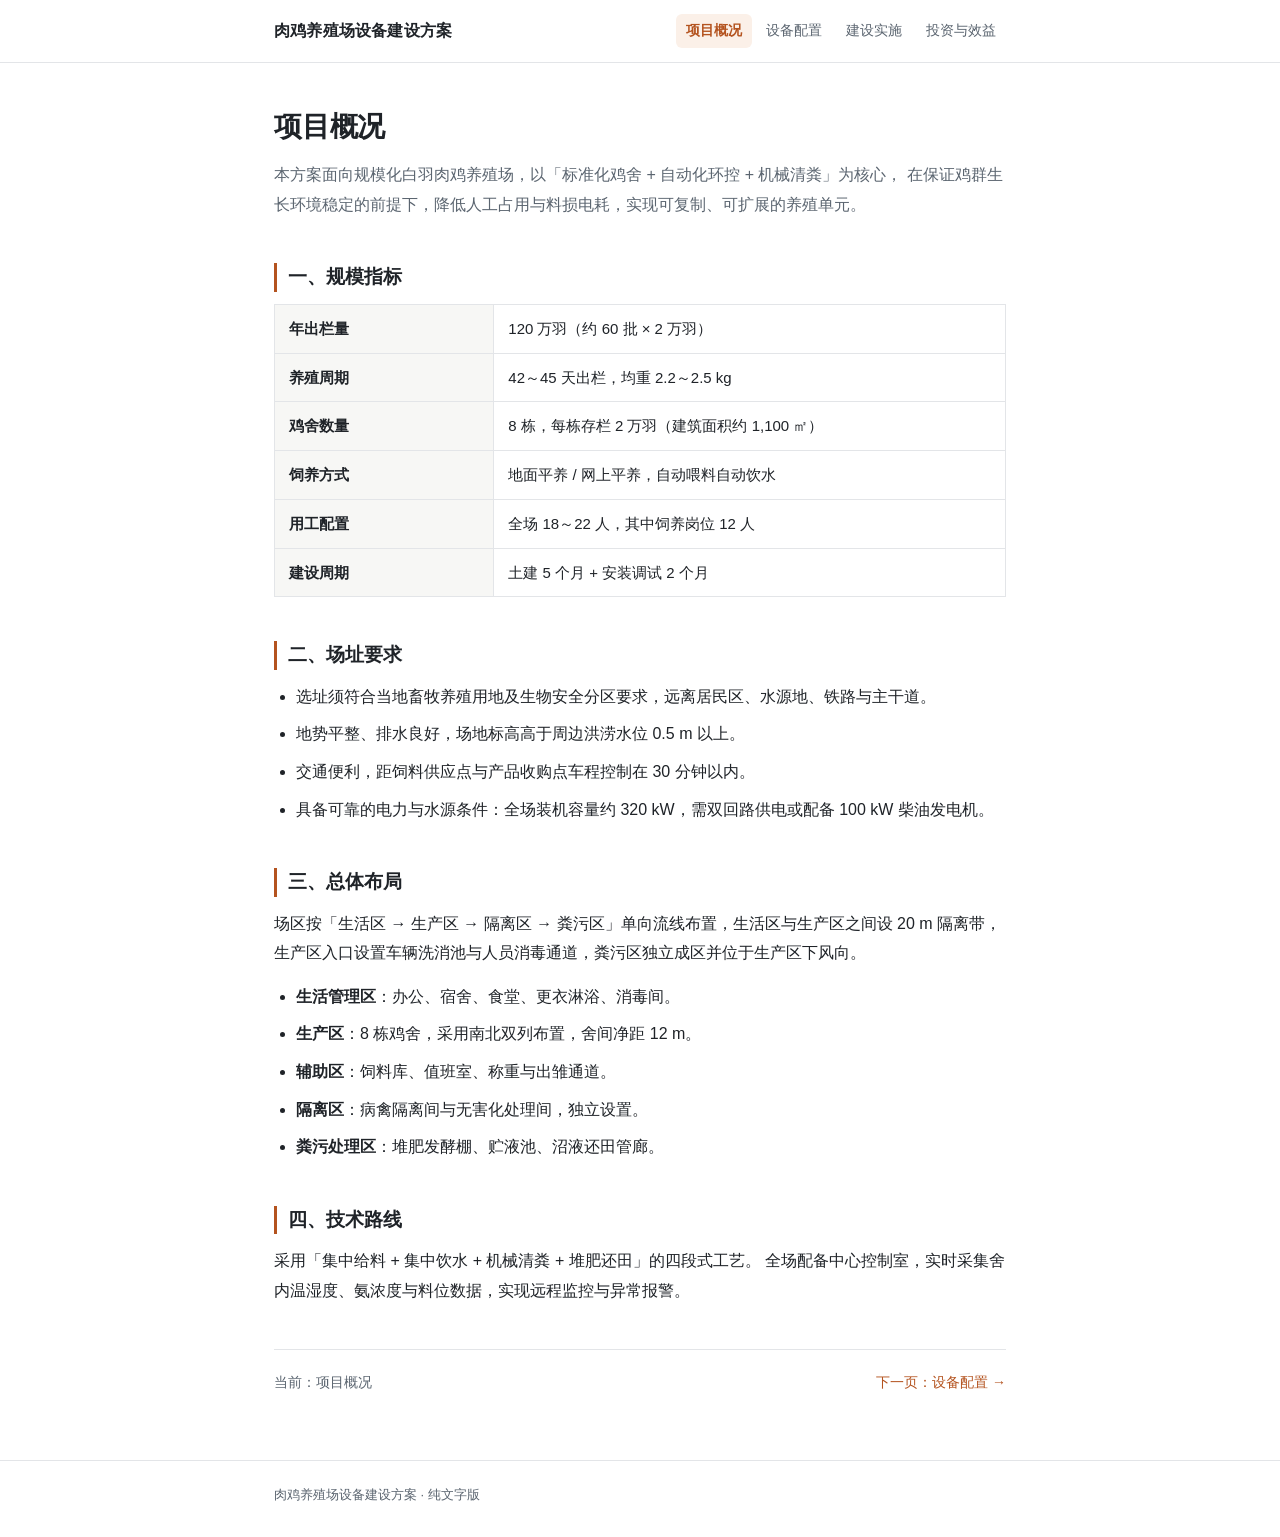
<file: index.html>
<!DOCTYPE html>
<html lang="zh-CN">
<head>
<meta charset="UTF-8">
<meta name="viewport" content="width=device-width, initial-scale=1.0">
<title>肉鸡养殖场设备建设方案</title>
<meta name="description" content="标准化肉鸡养殖场设备建设方案：场址、鸡舍、环控、给料、给水、清粪与粪污处理系统配置说明。">
<link rel="stylesheet" href="assets/style.css">
</head>
<body>

<header class="site-header">
  <div class="wrap">
    <a class="brand" href="index.html">肉鸡养殖场设备建设方案</a>
    <nav>
      <a href="index.html" class="on">项目概况</a>
      <a href="equipment.html">设备配置</a>
      <a href="plan.html">建设实施</a>
      <a href="cost.html">投资与效益</a>
    </nav>
  </div>
</header>

<main class="wrap main">

  <section>
    <h1>项目概况</h1>
    <p class="lead">
      本方案面向规模化白羽肉鸡养殖场，以「标准化鸡舍 + 自动化环控 + 机械清粪」为核心，
      在保证鸡群生长环境稳定的前提下，降低人工占用与料损电耗，实现可复制、可扩展的养殖单元。
    </p>
  </section>

  <section>
    <h2>一、规模指标</h2>
    <table>
      <tbody>
        <tr><th>年出栏量</th><td>120 万羽（约 60 批 × 2 万羽）</td></tr>
        <tr><th>养殖周期</th><td>42～45 天出栏，均重 2.2～2.5 kg</td></tr>
        <tr><th>鸡舍数量</th><td>8 栋，每栋存栏 2 万羽（建筑面积约 1,100 ㎡）</td></tr>
        <tr><th>饲养方式</th><td>地面平养 / 网上平养，自动喂料自动饮水</td></tr>
        <tr><th>用工配置</th><td>全场 18～22 人，其中饲养岗位 12 人</td></tr>
        <tr><th>建设周期</th><td>土建 5 个月 + 安装调试 2 个月</td></tr>
      </tbody>
    </table>
  </section>

  <section>
    <h2>二、场址要求</h2>
    <ul>
      <li>选址须符合当地畜牧养殖用地及生物安全分区要求，远离居民区、水源地、铁路与主干道。</li>
      <li>地势平整、排水良好，场地标高高于周边洪涝水位 0.5 m 以上。</li>
      <li>交通便利，距饲料供应点与产品收购点车程控制在 30 分钟以内。</li>
      <li>具备可靠的电力与水源条件：全场装机容量约 320 kW，需双回路供电或配备 100 kW 柴油发电机。</li>
    </ul>
  </section>

  <section>
    <h2>三、总体布局</h2>
    <p>
      场区按「生活区 → 生产区 → 隔离区 → 粪污区」单向流线布置，生活区与生产区之间设 20 m 隔离带，
      生产区入口设置车辆洗消池与人员消毒通道，粪污区独立成区并位于生产区下风向。
    </p>
    <ul>
      <li><strong>生活管理区</strong>：办公、宿舍、食堂、更衣淋浴、消毒间。</li>
      <li><strong>生产区</strong>：8 栋鸡舍，采用南北双列布置，舍间净距 12 m。</li>
      <li><strong>辅助区</strong>：饲料库、值班室、称重与出雏通道。</li>
      <li><strong>隔离区</strong>：病禽隔离间与无害化处理间，独立设置。</li>
      <li><strong>粪污处理区</strong>：堆肥发酵棚、贮液池、沼液还田管廊。</li>
    </ul>
  </section>

  <section>
    <h2>四、技术路线</h2>
    <p>
      采用「集中给料 + 集中饮水 + 机械清粪 + 堆肥还田」的四段式工艺。
      全场配备中心控制室，实时采集舍内温湿度、氨浓度与料位数据，实现远程监控与异常报警。
    </p>
  </section>

  <nav class="pager">
    <span>当前：项目概况</span>
    <a href="equipment.html">下一页：设备配置 →</a>
  </nav>

</main>

<footer class="site-footer">
  <div class="wrap">肉鸡养殖场设备建设方案 · 纯文字版</div>
</footer>

</body>
</html>
</file>
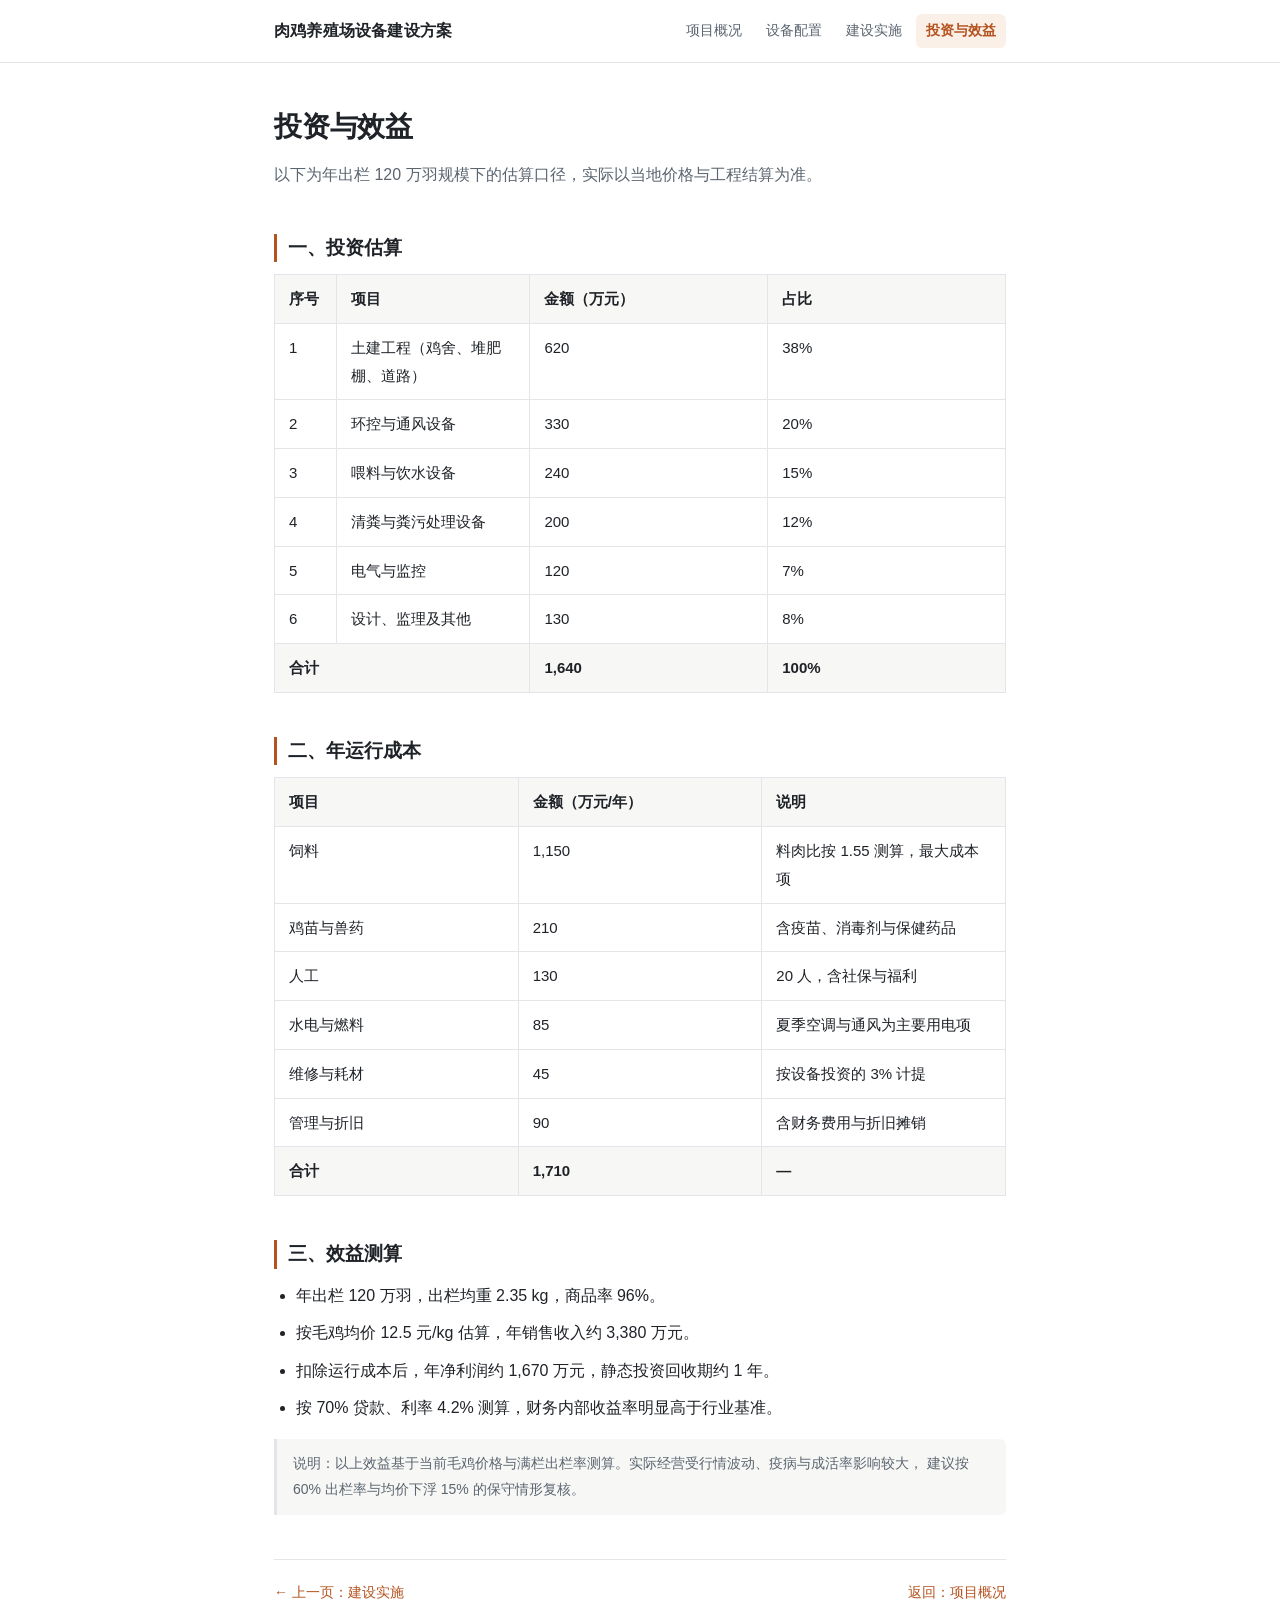
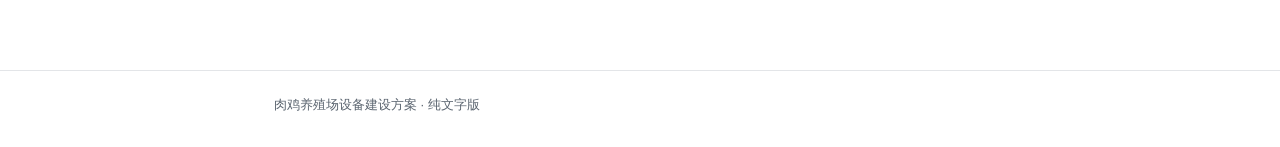
<file: cost.html>
<!DOCTYPE html>
<html lang="zh-CN">
<head>
<meta charset="UTF-8">
<meta name="viewport" content="width=device-width, initial-scale=1.0">
<title>投资与效益 | 肉鸡养殖场设备建设方案</title>
<link rel="stylesheet" href="assets/style.css">
</head>
<body>

<header class="site-header">
  <div class="wrap">
    <a class="brand" href="index.html">肉鸡养殖场设备建设方案</a>
    <nav>
      <a href="index.html">项目概况</a>
      <a href="equipment.html">设备配置</a>
      <a href="plan.html">建设实施</a>
      <a href="cost.html" class="on">投资与效益</a>
    </nav>
  </div>
</header>

<main class="wrap main">

  <section>
    <h1>投资与效益</h1>
    <p class="lead">以下为年出栏 120 万羽规模下的估算口径，实际以当地价格与工程结算为准。</p>
  </section>

  <section>
    <h2>一、投资估算</h2>
    <table>
      <thead><tr><th>序号</th><th>项目</th><th>金额（万元）</th><th>占比</th></tr></thead>
      <tbody>
        <tr><td>1</td><td>土建工程（鸡舍、堆肥棚、道路）</td><td>620</td><td>38%</td></tr>
        <tr><td>2</td><td>环控与通风设备</td><td>330</td><td>20%</td></tr>
        <tr><td>3</td><td>喂料与饮水设备</td><td>240</td><td>15%</td></tr>
        <tr><td>4</td><td>清粪与粪污处理设备</td><td>200</td><td>12%</td></tr>
        <tr><td>5</td><td>电气与监控</td><td>120</td><td>7%</td></tr>
        <tr><td>6</td><td>设计、监理及其他</td><td>130</td><td>8%</td></tr>
        <tr><th colspan="2">合计</th><th>1,640</th><th>100%</th></tr>
      </tbody>
    </table>
  </section>

  <section>
    <h2>二、年运行成本</h2>
    <table>
      <thead><tr><th>项目</th><th>金额（万元/年）</th><th>说明</th></tr></thead>
      <tbody>
        <tr><td>饲料</td><td>1,150</td><td>料肉比按 1.55 测算，最大成本项</td></tr>
        <tr><td>鸡苗与兽药</td><td>210</td><td>含疫苗、消毒剂与保健药品</td></tr>
        <tr><td>人工</td><td>130</td><td>20 人，含社保与福利</td></tr>
        <tr><td>水电与燃料</td><td>85</td><td>夏季空调与通风为主要用电项</td></tr>
        <tr><td>维修与耗材</td><td>45</td><td>按设备投资的 3% 计提</td></tr>
        <tr><td>管理与折旧</td><td>90</td><td>含财务费用与折旧摊销</td></tr>
        <tr><th>合计</th><th>1,710</th><th>—</th></tr>
      </tbody>
    </table>
  </section>

  <section>
    <h2>三、效益测算</h2>
    <ul>
      <li>年出栏 120 万羽，出栏均重 2.35 kg，商品率 96%。</li>
      <li>按毛鸡均价 12.5 元/kg 估算，年销售收入约 3,380 万元。</li>
      <li>扣除运行成本后，年净利润约 1,670 万元，静态投资回收期约 1 年。</li>
      <li>按 70% 贷款、利率 4.2% 测算，财务内部收益率明显高于行业基准。</li>
    </ul>
    <p class="note">
      说明：以上效益基于当前毛鸡价格与满栏出栏率测算。实际经营受行情波动、疫病与成活率影响较大，
      建议按 60% 出栏率与均价下浮 15% 的保守情形复核。
    </p>
  </section>

  <nav class="pager">
    <a href="plan.html">← 上一页：建设实施</a>
    <a href="index.html">返回：项目概况</a>
  </nav>

</main>

<footer class="site-footer">
  <div class="wrap">肉鸡养殖场设备建设方案 · 纯文字版</div>
</footer>

</body>
</html>
</file>
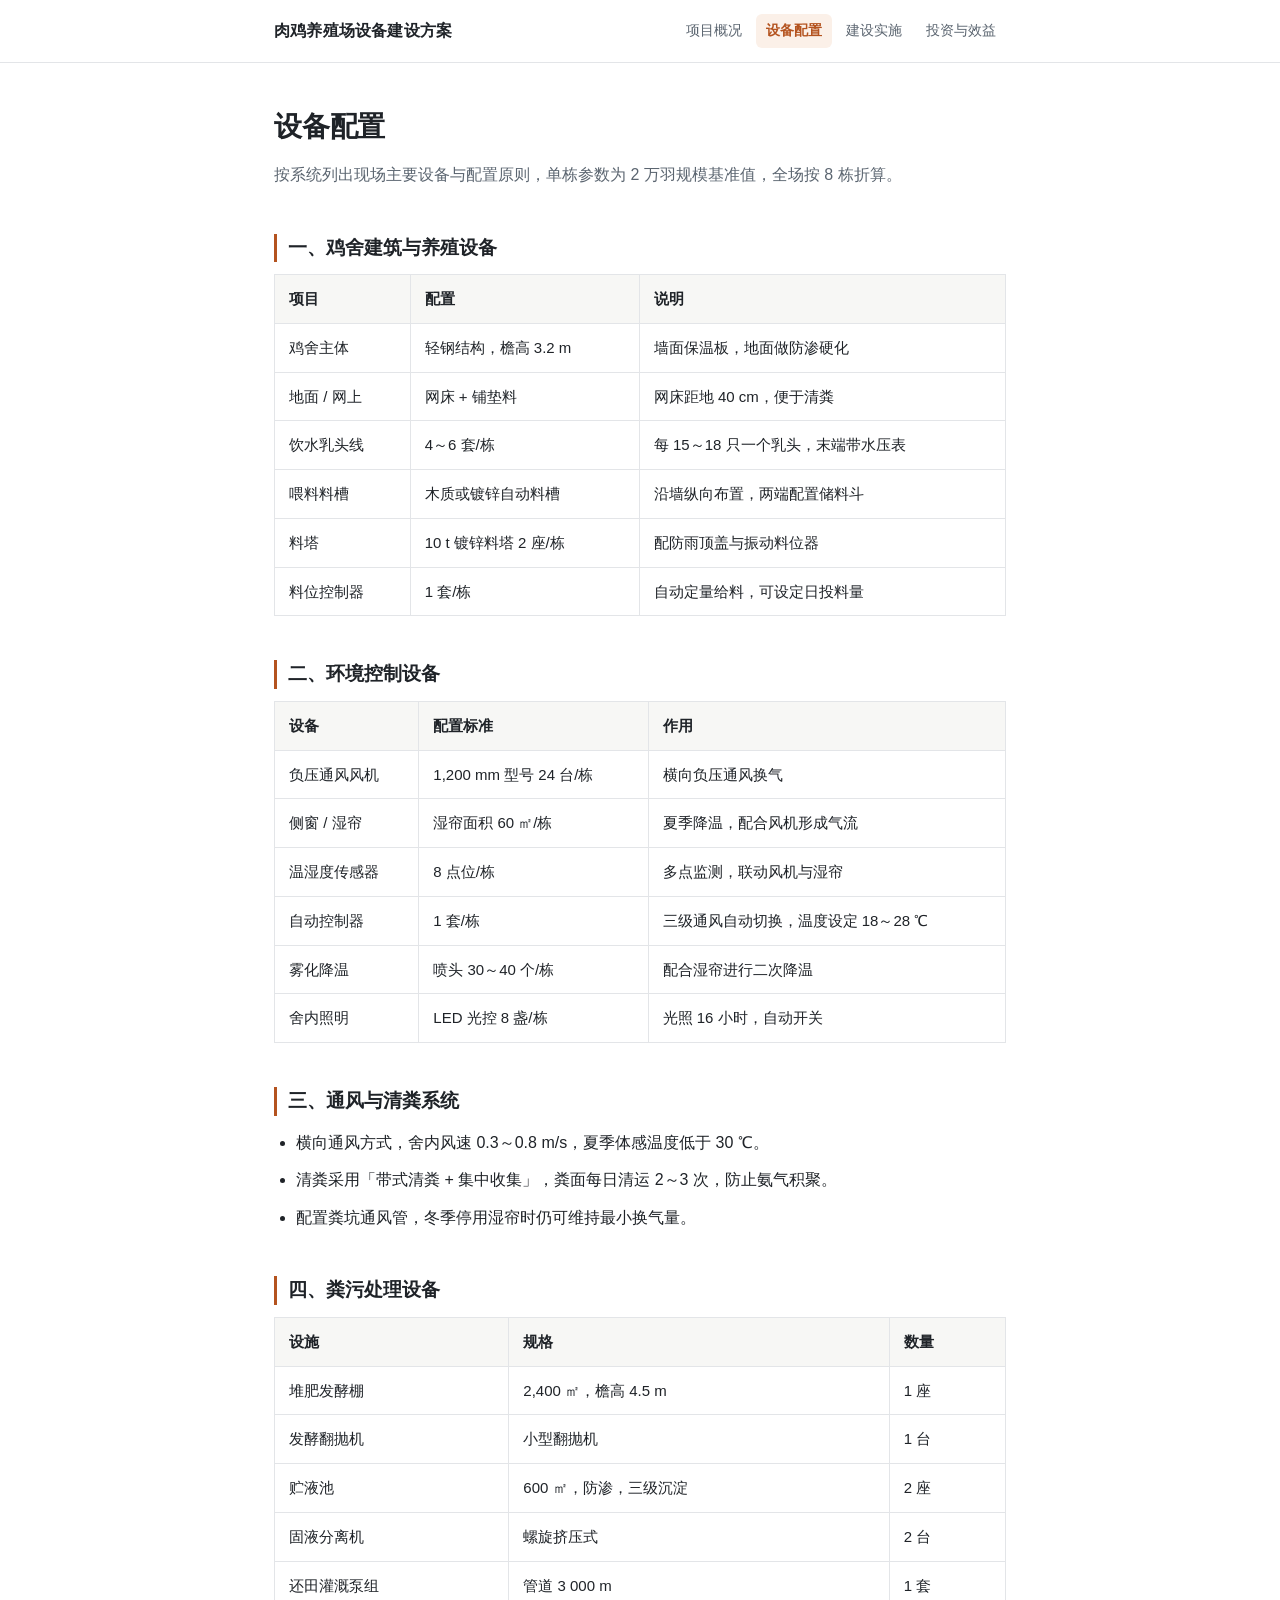
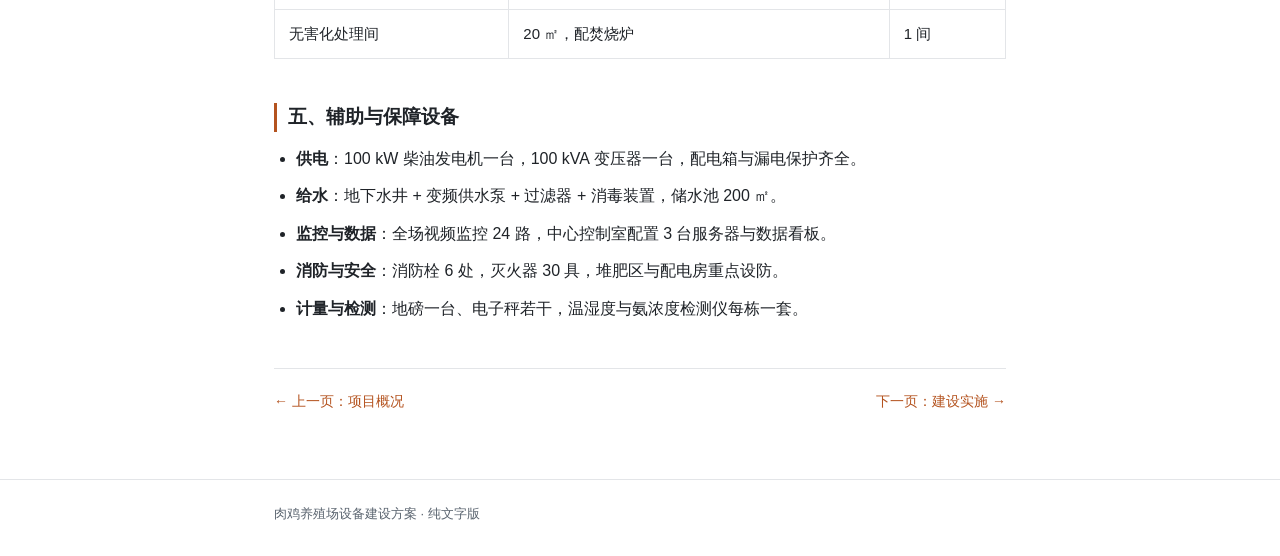
<file: equipment.html>
<!DOCTYPE html>
<html lang="zh-CN">
<head>
<meta charset="UTF-8">
<meta name="viewport" content="width=device-width, initial-scale=1.0">
<title>设备配置 | 肉鸡养殖场设备建设方案</title>
<link rel="stylesheet" href="assets/style.css">
</head>
<body>

<header class="site-header">
  <div class="wrap">
    <a class="brand" href="index.html">肉鸡养殖场设备建设方案</a>
    <nav>
      <a href="index.html">项目概况</a>
      <a href="equipment.html" class="on">设备配置</a>
      <a href="plan.html">建设实施</a>
      <a href="cost.html">投资与效益</a>
    </nav>
  </div>
</header>

<main class="wrap main">

  <section>
    <h1>设备配置</h1>
    <p class="lead">按系统列出现场主要设备与配置原则，单栋参数为 2 万羽规模基准值，全场按 8 栋折算。</p>
  </section>

  <section>
    <h2>一、鸡舍建筑与养殖设备</h2>
    <table>
      <thead><tr><th>项目</th><th>配置</th><th>说明</th></tr></thead>
      <tbody>
        <tr><td>鸡舍主体</td><td>轻钢结构，檐高 3.2 m</td><td>墙面保温板，地面做防渗硬化</td></tr>
        <tr><td>地面 / 网上</td><td>网床 + 铺垫料</td><td>网床距地 40 cm，便于清粪</td></tr>
        <tr><td>饮水乳头线</td><td>4～6 套/栋</td><td>每 15～18 只一个乳头，末端带水压表</td></tr>
        <tr><td>喂料料槽</td><td>木质或镀锌自动料槽</td><td>沿墙纵向布置，两端配置储料斗</td></tr>
        <tr><td>料塔</td><td>10 t 镀锌料塔 2 座/栋</td><td>配防雨顶盖与振动料位器</td></tr>
        <tr><td>料位控制器</td><td>1 套/栋</td><td>自动定量给料，可设定日投料量</td></tr>
      </tbody>
    </table>
  </section>

  <section>
    <h2>二、环境控制设备</h2>
    <table>
      <thead><tr><th>设备</th><th>配置标准</th><th>作用</th></tr></thead>
      <tbody>
        <tr><td>负压通风风机</th><td>1,200 mm 型号 24 台/栋</td><td>横向负压通风换气</td></tr>
        <tr><td>侧窗 / 湿帘</td><td>湿帘面积 60 ㎡/栋</td><td>夏季降温，配合风机形成气流</td></tr>
        <tr><td>温湿度传感器</td><td>8 点位/栋</td><td>多点监测，联动风机与湿帘</td></tr>
        <tr><td>自动控制器</td><td>1 套/栋</td><td>三级通风自动切换，温度设定 18～28 ℃</td></tr>
        <tr><td>雾化降温</td><td>喷头 30～40 个/栋</td><td>配合湿帘进行二次降温</td></tr>
        <tr><td>舍内照明</td><td>LED 光控 8 盏/栋</td><td>光照 16 小时，自动开关</td></tr>
      </tbody>
    </table>
  </section>

  <section>
    <h2>三、通风与清粪系统</h2>
    <ul>
      <li>横向通风方式，舍内风速 0.3～0.8 m/s，夏季体感温度低于 30 ℃。</li>
      <li>清粪采用「带式清粪 + 集中收集」，粪面每日清运 2～3 次，防止氨气积聚。</li>
      <li>配置粪坑通风管，冬季停用湿帘时仍可维持最小换气量。</li>
    </ul>
  </section>

  <section>
    <h2>四、粪污处理设备</h2>
    <table>
      <thead><tr><th>设施</th><th>规格</th><th>数量</th></tr></thead>
      <tbody>
        <tr><td>堆肥发酵棚</td><td>2,400 ㎡，檐高 4.5 m</td><td>1 座</td></tr>
        <tr><td>发酵翻抛机</td><td>小型翻抛机</td><td>1 台</td></tr>
        <tr><td>贮液池</td><td>600 ㎡，防渗，三级沉淀</td><td>2 座</td></tr>
        <tr><td>固液分离机</td><td>螺旋挤压式</td><td>2 台</td></tr>
        <tr><td>还田灌溉泵组</td><td>管道 3 000 m</td><td>1 套</td></tr>
        <tr><td>无害化处理间</td><td>20 ㎡，配焚烧炉</td><td>1 间</td></tr>
      </tbody>
    </table>
  </section>

  <section>
    <h2>五、辅助与保障设备</h2>
    <ul>
      <li><strong>供电</strong>：100 kW 柴油发电机一台，100 kVA 变压器一台，配电箱与漏电保护齐全。</li>
      <li><strong>给水</strong>：地下水井 + 变频供水泵 + 过滤器 + 消毒装置，储水池 200 ㎡。</li>
      <li><strong>监控与数据</strong>：全场视频监控 24 路，中心控制室配置 3 台服务器与数据看板。</li>
      <li><strong>消防与安全</strong>：消防栓 6 处，灭火器 30 具，堆肥区与配电房重点设防。</li>
      <li><strong>计量与检测</strong>：地磅一台、电子秤若干，温湿度与氨浓度检测仪每栋一套。</li>
    </ul>
  </section>

  <nav class="pager">
    <a href="index.html">← 上一页：项目概况</a>
    <a href="plan.html">下一页：建设实施 →</a>
  </nav>

</main>

<footer class="site-footer">
  <div class="wrap">肉鸡养殖场设备建设方案 · 纯文字版</div>
  </footer>

</body>
</html>
</file>
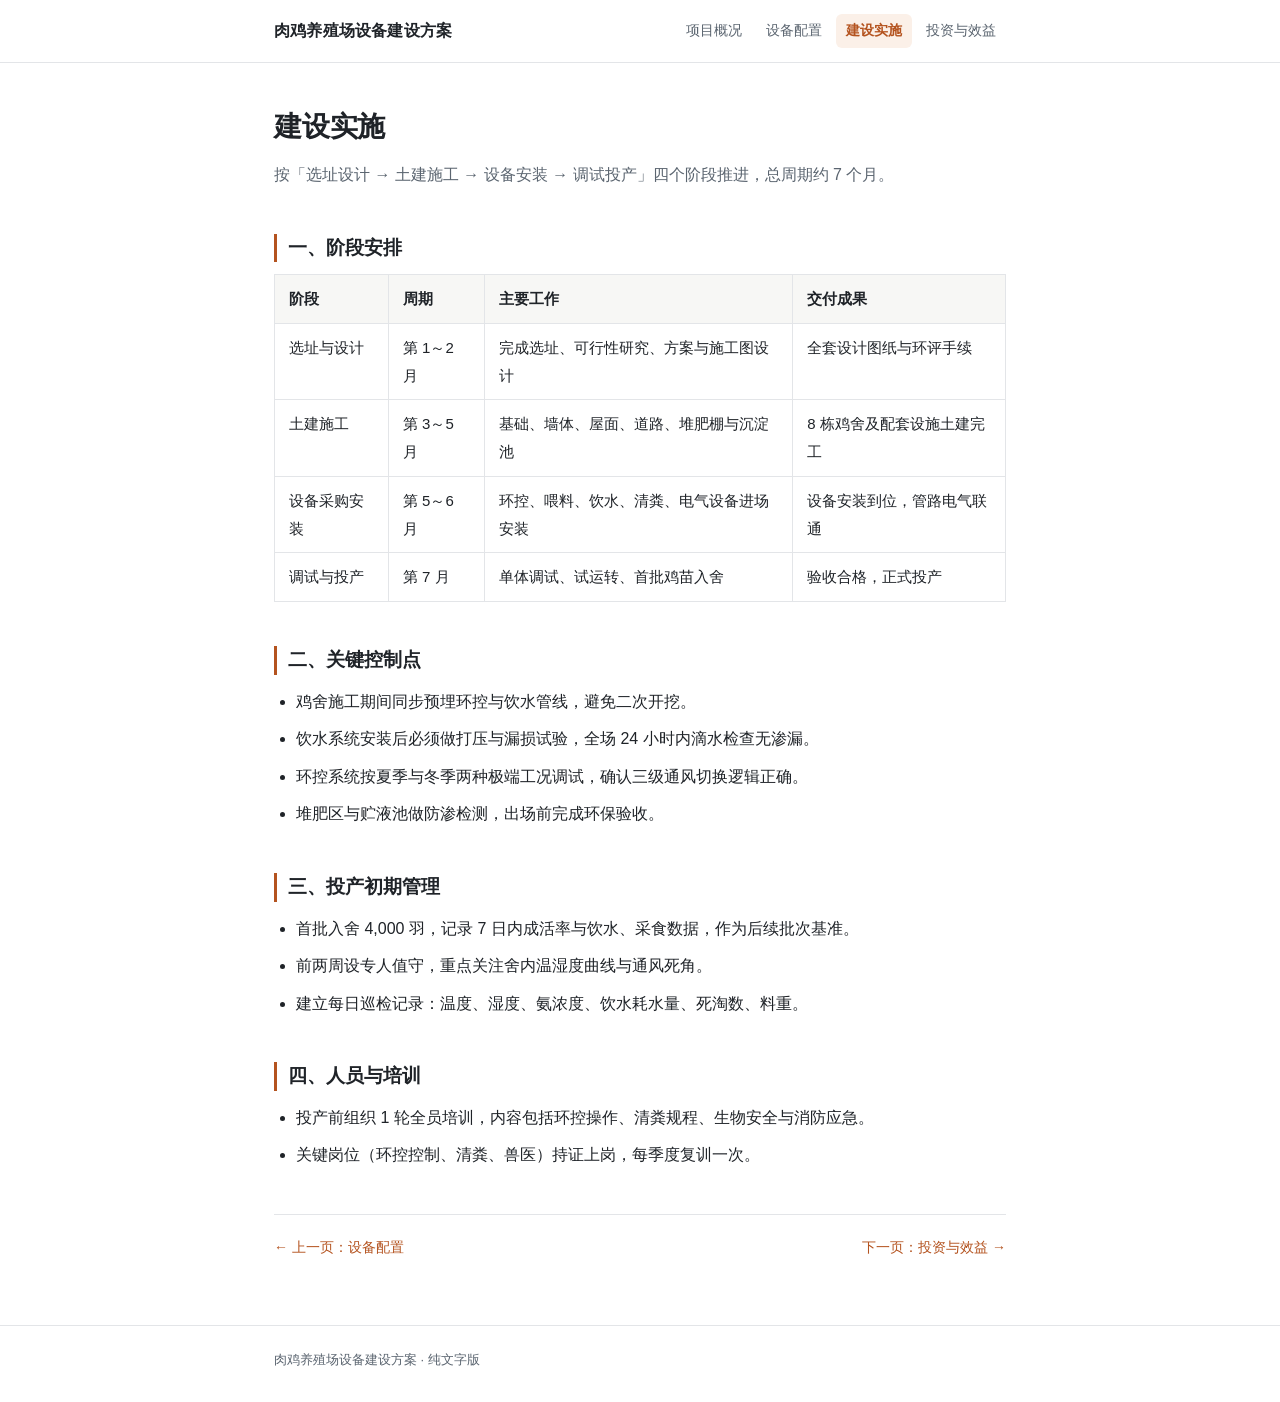
<file: plan.html>
<!DOCTYPE html>
<html lang="zh-CN">
<head>
<meta charset="UTF-8">
<meta name="viewport" content="width=device-width, initial-scale=1.0">
<title>建设实施 | 肉鸡养殖场设备建设方案</title>
<link rel="stylesheet" href="assets/style.css">
</head>
<body>

<header class="site-header">
  <div class="wrap">
    <a class="brand" href="index.html">肉鸡养殖场设备建设方案</a>
    <nav>
      <a href="index.html">项目概况</a>
      <a href="equipment.html">设备配置</a>
      <a href="plan.html" class="on">建设实施</a>
      <a href="cost.html">投资与效益</a>
    </nav>
  </div>
</header>

<main class="wrap main">

  <section>
    <h1>建设实施</h1>
    <p class="lead">按「选址设计 → 土建施工 → 设备安装 → 调试投产」四个阶段推进，总周期约 7 个月。</p>
  </section>

  <section>
    <h2>一、阶段安排</h2>
    <table>
      <thead><tr><th>阶段</th><th>周期</th><th>主要工作</th><th>交付成果</th></tr></thead>
      <tbody>
        <tr><td>选址与设计</td><td>第 1～2 月</td><td>完成选址、可行性研究、方案与施工图设计</td><td>全套设计图纸与环评手续</td></tr>
        <tr><td>土建施工</td><td>第 3～5 月</td><td>基础、墙体、屋面、道路、堆肥棚与沉淀池</td><td>8 栋鸡舍及配套设施土建完工</td></tr>
        <tr><td>设备采购安装</td><td>第 5～6 月</td><td>环控、喂料、饮水、清粪、电气设备进场安装</td><td>设备安装到位，管路电气联通</td></tr>
        <tr><td>调试与投产</td><td>第 7 月</td><td>单体调试、试运转、首批鸡苗入舍</td><td>验收合格，正式投产</td></tr>
      </tbody>
    </table>
  </section>

  <section>
    <h2>二、关键控制点</h2>
    <ul>
      <li>鸡舍施工期间同步预埋环控与饮水管线，避免二次开挖。</li>
      <li>饮水系统安装后必须做打压与漏损试验，全场 24 小时内滴水检查无渗漏。</li>
      <li>环控系统按夏季与冬季两种极端工况调试，确认三级通风切换逻辑正确。</li>
      <li>堆肥区与贮液池做防渗检测，出场前完成环保验收。</li>
    </ul>
  </section>

  <section>
    <h2>三、投产初期管理</h2>
    <ul>
      <li>首批入舍 4,000 羽，记录 7 日内成活率与饮水、采食数据，作为后续批次基准。</li>
      <li>前两周设专人值守，重点关注舍内温湿度曲线与通风死角。</li>
      <li>建立每日巡检记录：温度、湿度、氨浓度、饮水耗水量、死淘数、料重。</li>
    </ul>
  </section>

  <section>
    <h2>四、人员与培训</h2>
    <ul>
      <li>投产前组织 1 轮全员培训，内容包括环控操作、清粪规程、生物安全与消防应急。</li>
      <li>关键岗位（环控控制、清粪、兽医）持证上岗，每季度复训一次。</li>
    </ul>
  </section>

  <nav class="pager">
    <a href="equipment.html">← 上一页：设备配置</a>
    <a href="cost.html">下一页：投资与效益 →</a>
  </nav>

</main>

<footer class="site-footer">
  <div class="wrap">肉鸡养殖场设备建设方案 · 纯文字版</div>
</footer>

</body>
</html>
</file>
<file: assets/style.css>
/* 肉鸡养殖场设备建设方案 — 纯文字版样式 */

:root {
  --bg: #ffffff;
  --bg-soft: #f7f7f5;
  --text: #1f2328;
  --text-soft: #5b6570;
  --line: #e3e5e8;
  --accent: #b4531f;
  --accent-soft: #fbf0e8;
}

* { box-sizing: border-box; }

html { -webkit-text-size-adjust: 100%; }

body {
  margin: 0;
  background: var(--bg);
  color: var(--text);
  font-family: -apple-system, BlinkMacSystemFont, "PingFang SC", "Hiragino Sans GB",
    "Microsoft YaHei", "Source Han Sans SC", "Noto Sans CJK SC", sans-serif;
  font-size: 16px;
  line-height: 1.85;
  -webkit-font-smoothing: antialiased;
}

.wrap {
  max-width: 780px;
  margin: 0 auto;
  padding: 0 24px;
}

/* ---------- 页头 ---------- */

.site-header {
  border-bottom: 1px solid var(--line);
  background: var(--bg);
  position: sticky;
  top: 0;
  z-index: 10;
}

.site-header .wrap {
  display: flex;
  align-items: center;
  justify-content: space-between;
  gap: 16px;
  flex-wrap: wrap;
  padding-top: 14px;
  padding-bottom: 14px;
}

.brand {
  font-size: 16px;
  font-weight: 700;
  color: var(--text);
  text-decoration: none;
  letter-spacing: 0.2px;
}

.site-header nav {
  display: flex;
  gap: 4px;
  flex-wrap: wrap;
}

.site-header nav a {
  font-size: 14px;
  color: var(--text-soft);
  text-decoration: none;
  padding: 4px 10px;
  border-radius: 6px;
  transition: background 0.15s, color 0.15s;
}

.site-header nav a:hover {
  background: var(--bg-soft);
  color: var(--text);
}

.site-header nav a.on {
  color: var(--accent);
  background: var(--accent-soft);
  font-weight: 600;
}

/* ---------- 正文 ---------- */

.main {
  padding-top: 44px;
  padding-bottom: 24px;
}

section {
  margin-bottom: 44px;
}

h1 {
  font-size: 28px;
  line-height: 1.4;
  margin: 0 0 14px;
  letter-spacing: -0.2px;
}

h2 {
  font-size: 19px;
  margin: 0 0 12px;
  padding-left: 11px;
  border-left: 3px solid var(--accent);
  line-height: 1.5;
}

.lead {
  font-size: 16px;
  color: var(--text-soft);
  margin: 0 0 4px;
}

p { margin: 0 0 14px; }

ul { margin: 0 0 14px; padding-left: 22px; }

li { margin-bottom: 8px; }

li strong { font-weight: 600; }

.note {
  font-size: 14px;
  color: var(--text-soft);
  background: var(--bg-soft);
  border-left: 3px solid var(--line);
  padding: 12px 16px;
  border-radius: 0 6px 6px 0;
  margin-top: 16px;
}

/* ---------- 表格 ---------- */

table {
  width: 100%;
  border-collapse: collapse;
  font-size: 15px;
  margin: 4px 0 0;
}

th, td {
  border: 1px solid var(--line);
  padding: 10px 14px;
  text-align: left;
  vertical-align: top;
}

thead th {
  background: var(--bg-soft);
  font-weight: 600;
  color: var(--text);
  white-space: nowrap;
}

tbody th {
  background: var(--bg-soft);
  font-weight: 600;
  width: 30%;
  white-space: nowrap;
}

table tbody tr:hover td { background: #fcfcfa; }

/* ---------- 翻页 ---------- */

.pager {
  display: flex;
  justify-content: space-between;
  align-items: center;
  gap: 12px;
  flex-wrap: wrap;
  border-top: 1px solid var(--line);
  padding-top: 20px;
  margin-top: 8px;
  font-size: 14px;
}

.pager span { color: var(--text-soft); }

.pager a {
  color: var(--accent);
  text-decoration: none;
  font-weight: 500;
}

.pager a:hover { text-decoration: underline; }

/* ---------- 页脚 ---------- */

.site-footer {
  border-top: 1px solid var(--line);
  margin-top: 40px;
  padding: 22px 0 30px;
  font-size: 13px;
  color: var(--text-soft);
}

/* ---------- 响应式 ---------- */

@media (max-width: 640px) {
  body { font-size: 15px; }
  .main { padding-top: 30px; }
  h1 { font-size: 23px; }
  h2 { font-size: 17px; }
  .wrap { padding: 0 16px; }
  table { font-size: 14px; }
  th, td { padding: 8px 10px; }
  tbody th { width: auto; white-space: normal; }
  .site-header .wrap { justify-content: center; text-align: center; }
}

@media print {
  .site-header, .pager, .site-footer { display: none; }
  section { page-break-inside: avoid; }
}
</file>
